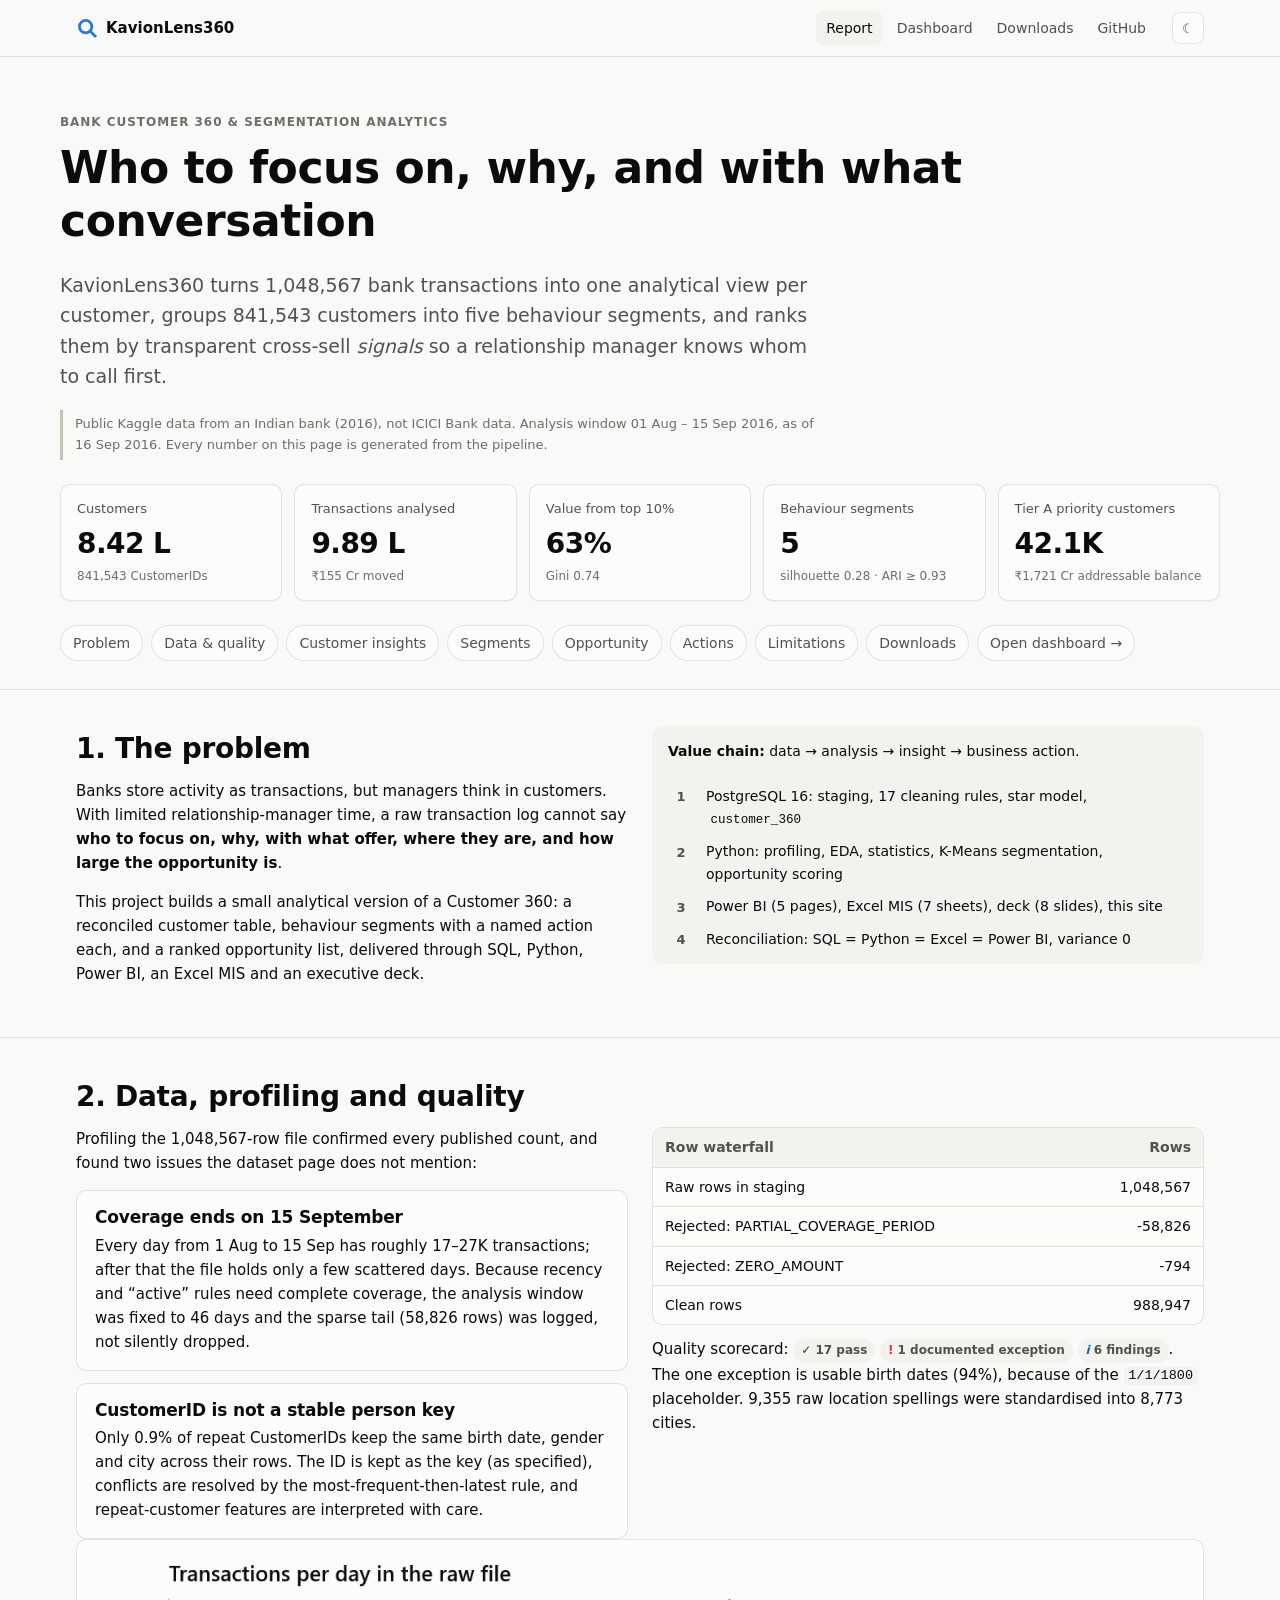
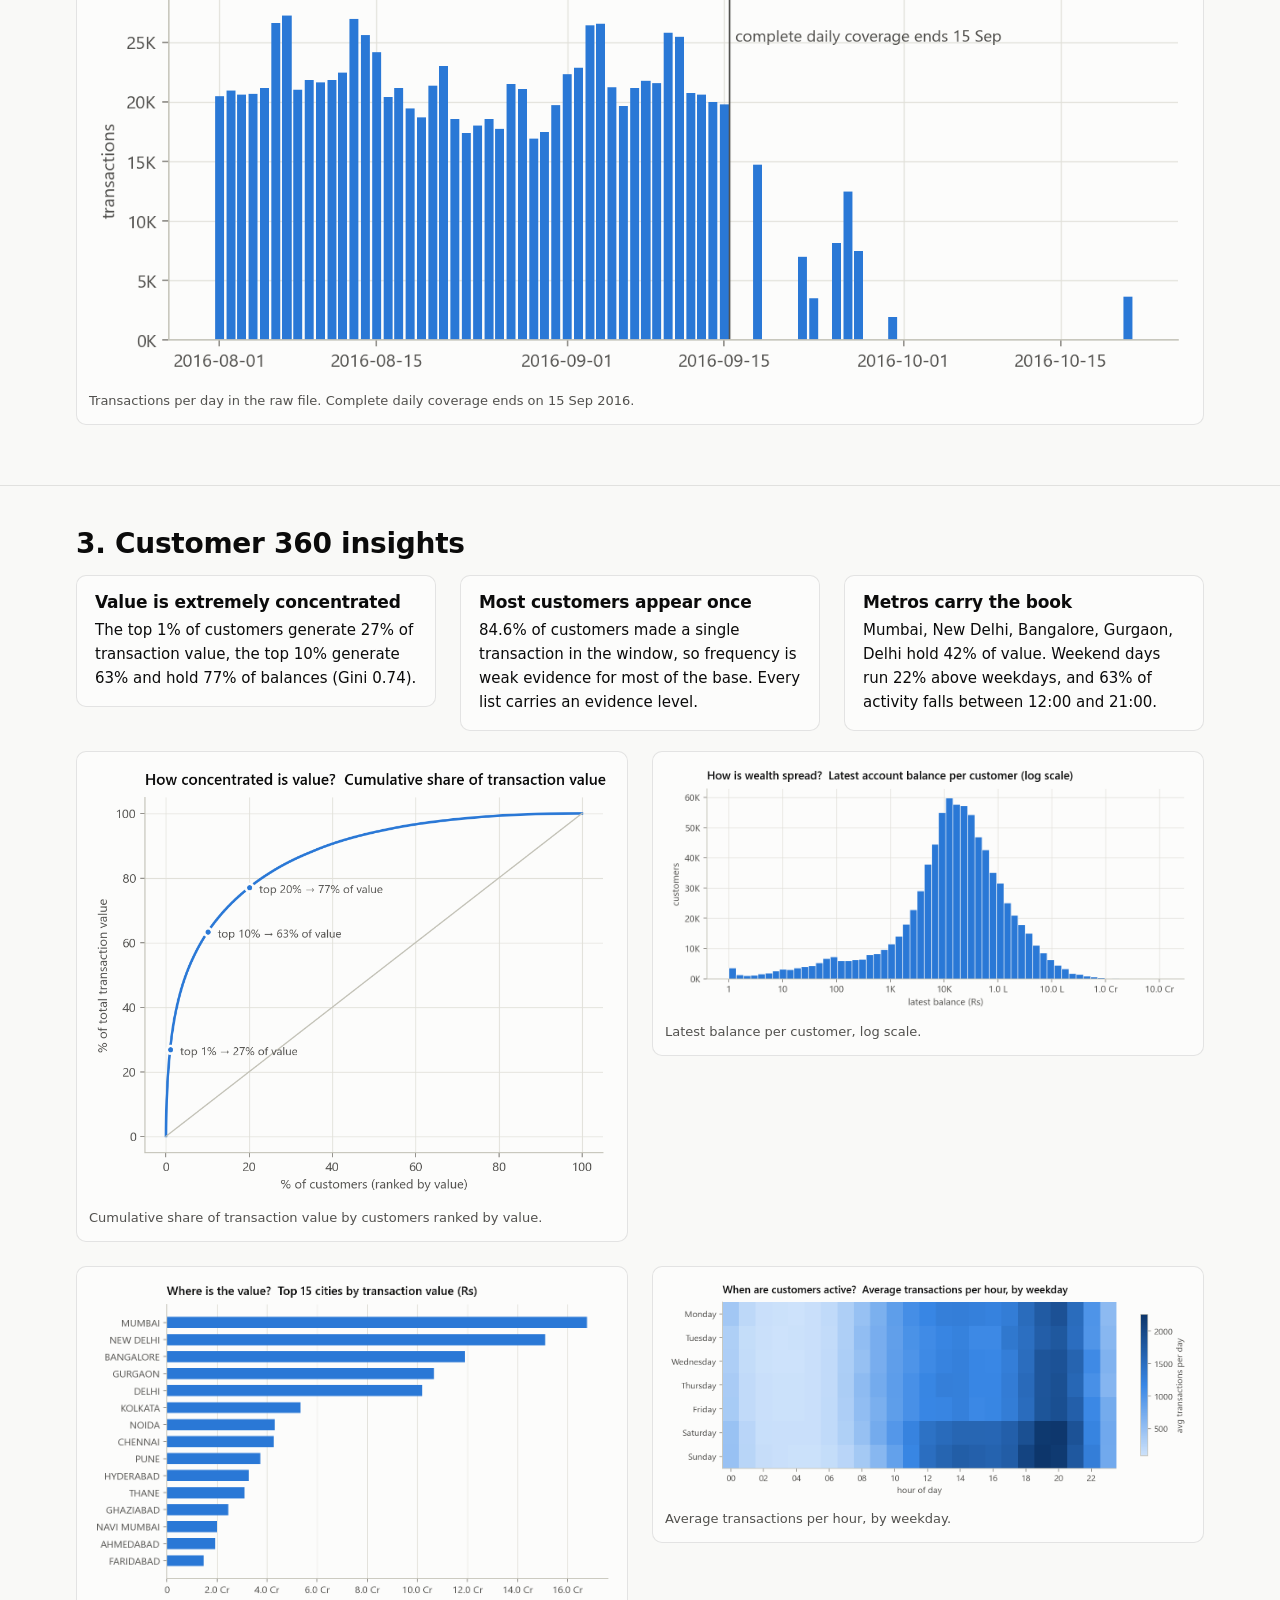
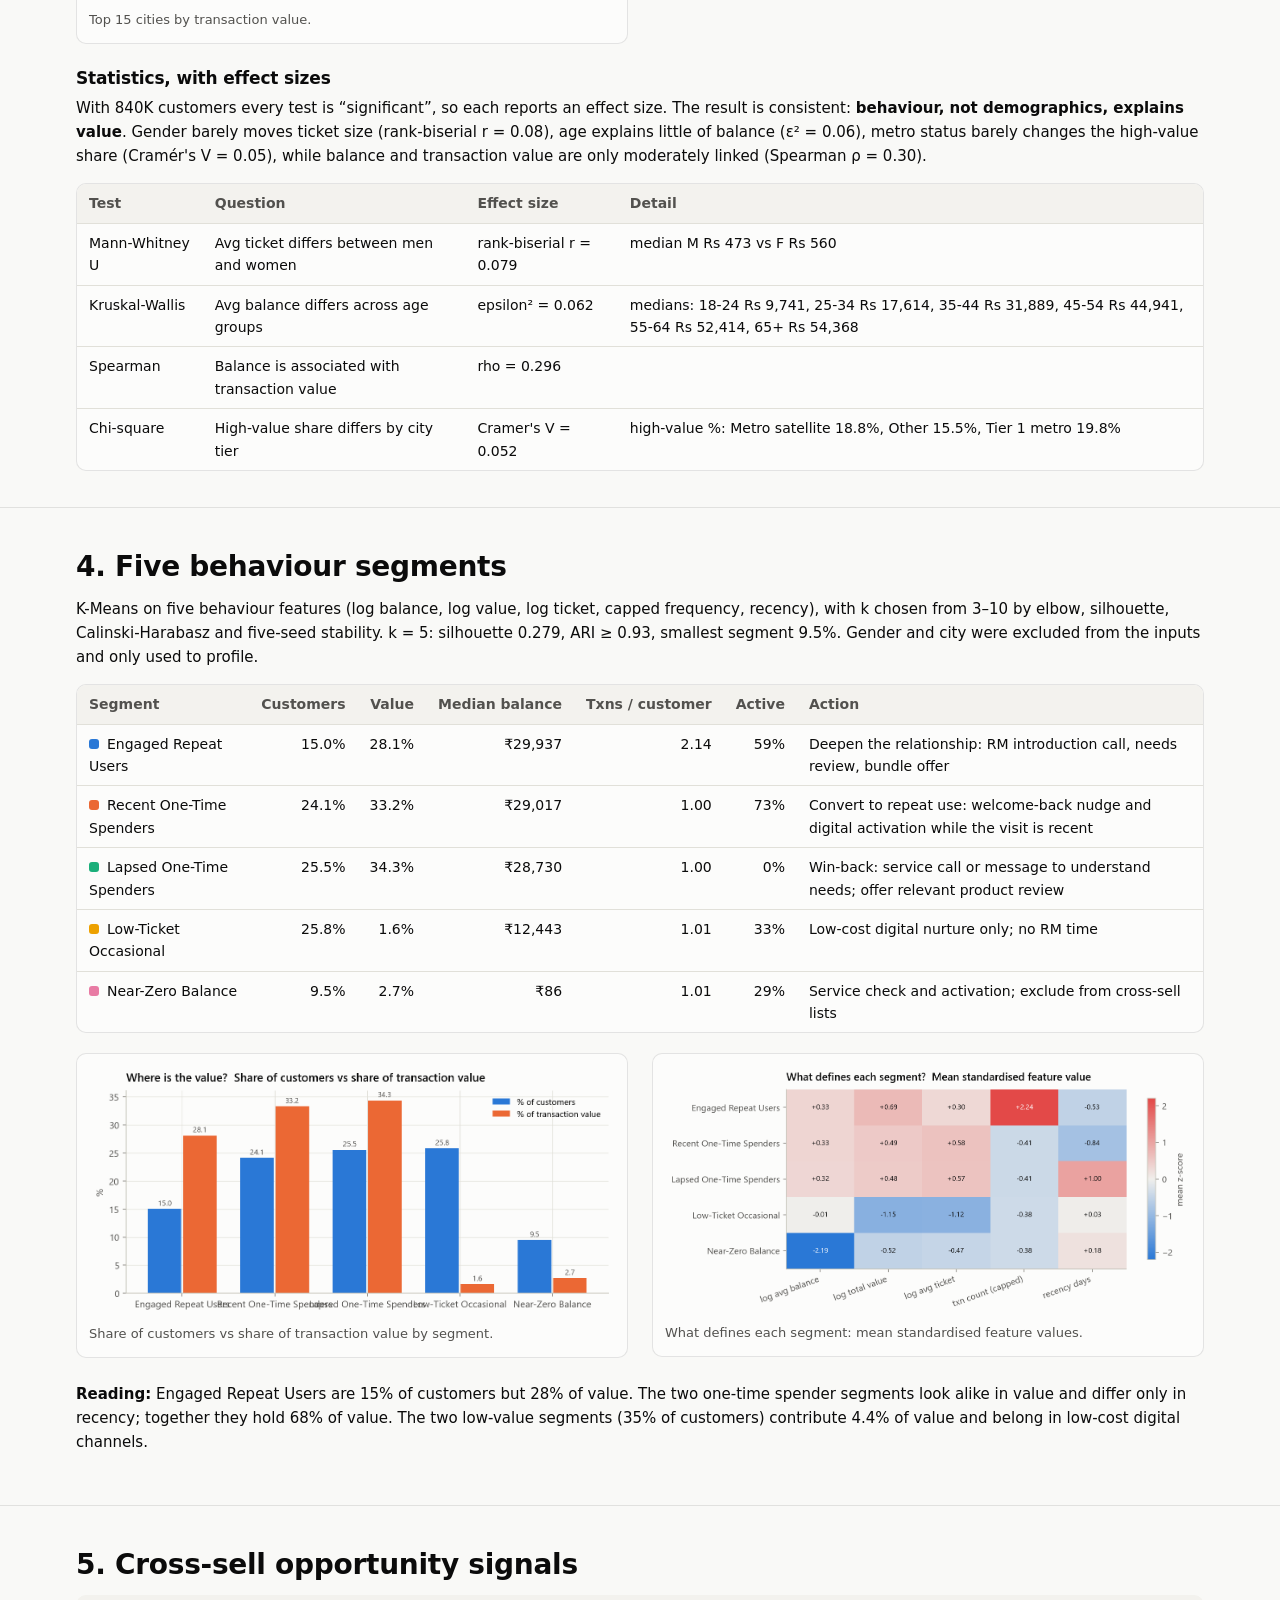
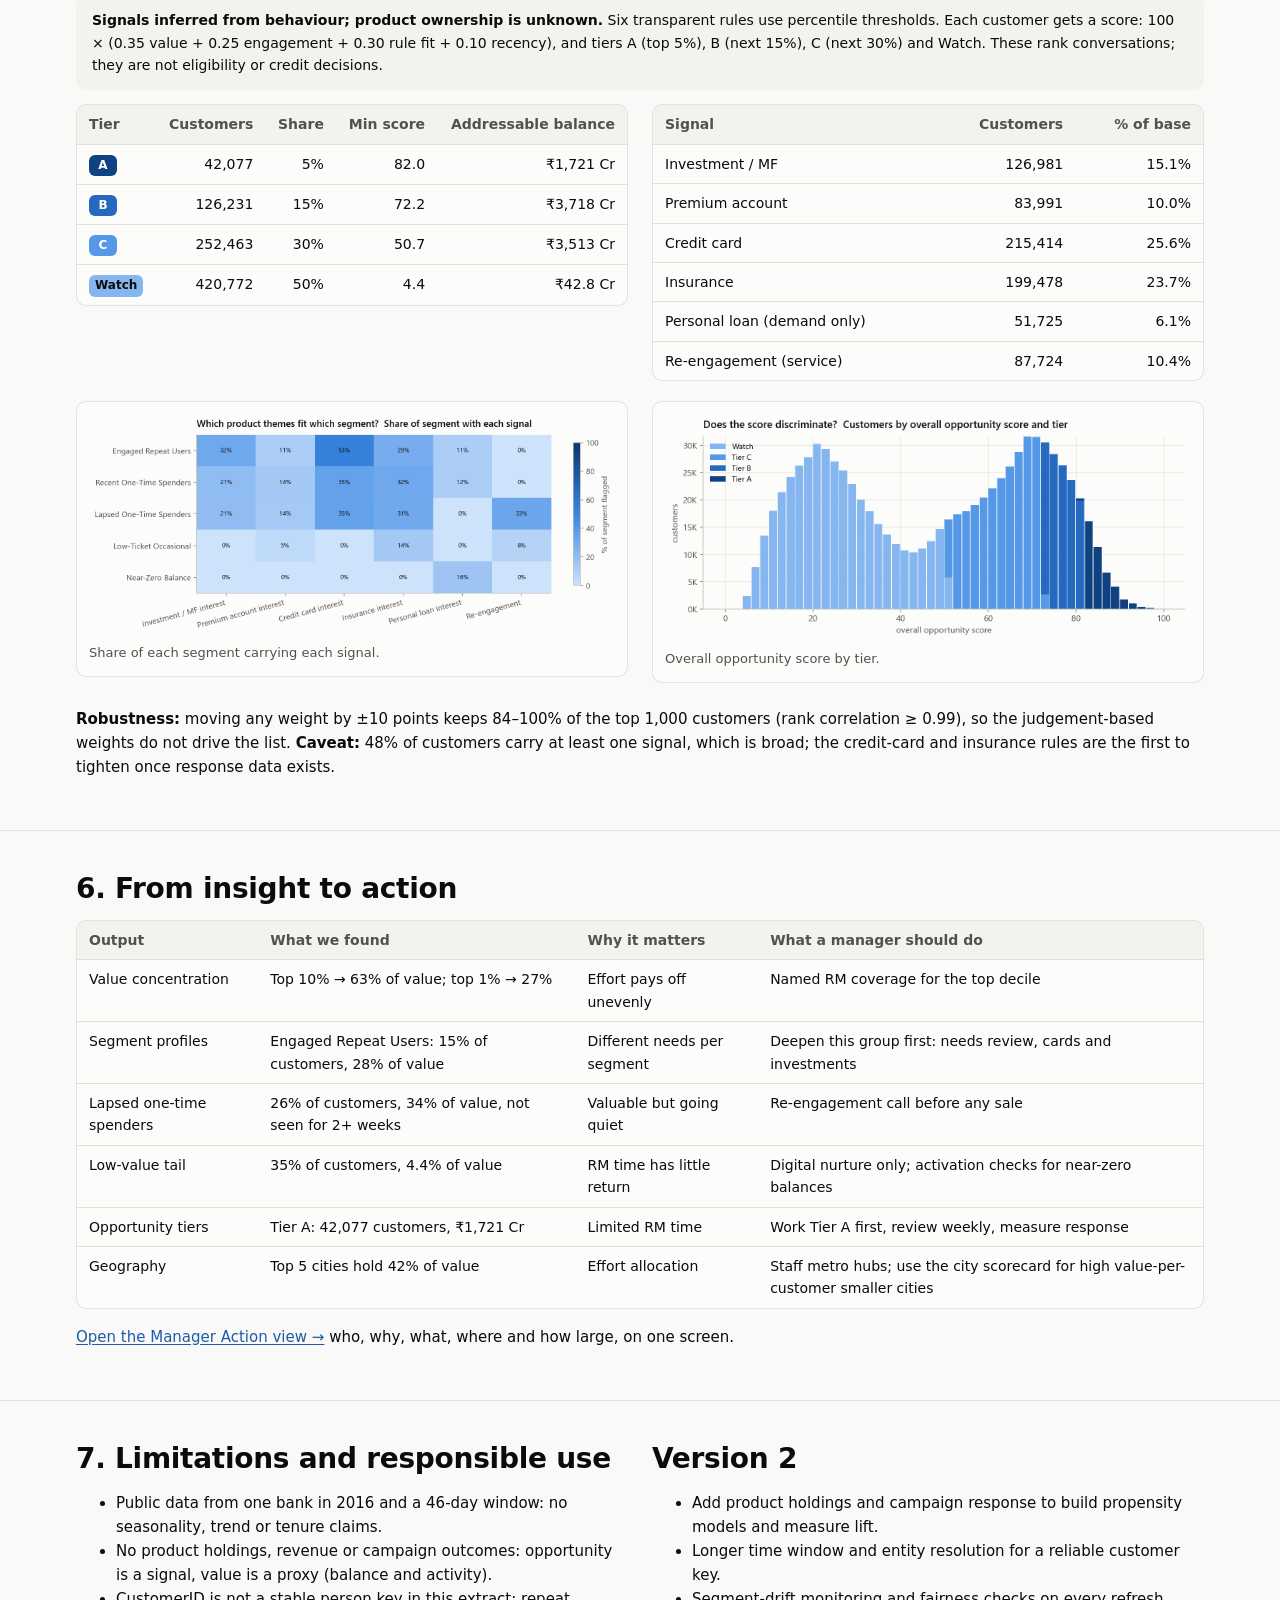
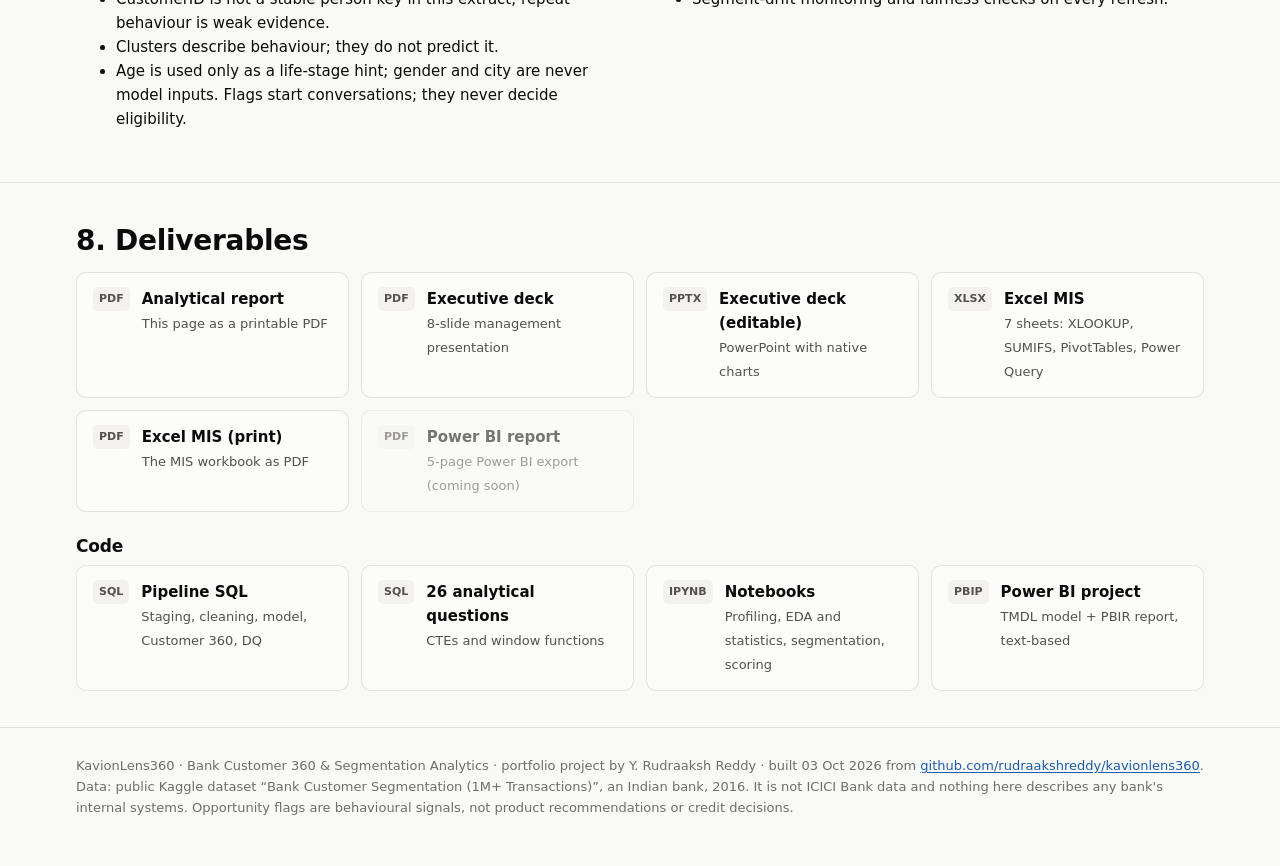
<file: docs/index.html>
<!doctype html>
<html lang="en">
<head>
<meta charset="utf-8">
<meta name="viewport" content="width=device-width, initial-scale=1">
<title>KavionLens360 Report</title>
<meta name="description" content="Bank Customer 360 and segmentation analytics on 1M public bank transactions: findings, segments, cross-sell signals.">
<link rel="icon" href="data:image/svg+xml,%3Csvg xmlns='http://www.w3.org/2000/svg' viewBox='0 0 32 32'%3E%3Ccircle cx='14' cy='14' r='9' fill='none' stroke='%232a78d6' stroke-width='4'/%3E%3Cpath d='M21 21l7 7' stroke='%232a78d6' stroke-width='4' stroke-linecap='round'/%3E%3C/svg%3E">
<link rel="stylesheet" href="assets/style.css">
<script src="assets/theme.js"></script>
</head>
<body>
<header class="topbar"><div class="wrap">
<a class="brand" href="index.html"><svg width="22" height="22" viewBox="0 0 32 32" aria-hidden="true"><circle cx="14" cy="14" r="9" fill="none" stroke="var(--accent)" stroke-width="4"/><path d="M21 21l7 7" stroke="var(--accent)" stroke-width="4" stroke-linecap="round"/></svg>KavionLens360</a>
<nav class="nav" aria-label="Site"><a href="index.html" aria-current="page">Report</a><a href="dashboard.html">Dashboard</a><a href="index.html#downloads" class="hide-sm">Downloads</a><a href="https://github.com/rudraakshreddy/kavionlens360">GitHub</a></nav>
<button class="theme-btn" id="theme-btn" type="button" aria-label="Toggle theme">☾</button>
</div></header>

<main>
<div class="wrap hero">
  <div class="eyebrow">Bank Customer 360 &amp; Segmentation Analytics</div>
  <h1>Who to focus on, why, and with what conversation</h1>
  <p class="lede">KavionLens360 turns 1,048,567 bank transactions into one analytical view per customer, groups
  841,543 customers into five behaviour segments, and ranks them by transparent cross-sell
  <em>signals</em> so a relationship manager knows whom to call first.</p>
  <p class="disclaimer">Public Kaggle data from an Indian bank (2016), not ICICI Bank data. Analysis window
  01 Aug – 15 Sep 2016, as of 16 Sep 2016. Every number on this page is generated from the pipeline.</p>
  <div class="tiles">
    <div class="tile"><div class="label">Customers</div><div class="value">8.42 L</div><div class="sub">841,543 CustomerIDs</div></div>
    <div class="tile"><div class="label">Transactions analysed</div><div class="value">9.89 L</div><div class="sub">₹155 Cr moved</div></div>
    <div class="tile"><div class="label">Value from top 10%</div><div class="value">63%</div><div class="sub">Gini 0.74</div></div>
    <div class="tile"><div class="label">Behaviour segments</div><div class="value">5</div><div class="sub">silhouette 0.28 · ARI ≥ 0.93</div></div>
    <div class="tile"><div class="label">Tier A priority customers</div><div class="value">42.1K</div><div class="sub">₹1,721 Cr addressable balance</div></div>
  </div>
  <ul class="toc">
    <li><a href="#problem">Problem</a></li><li><a href="#data">Data &amp; quality</a></li><li><a href="#insights">Customer insights</a></li>
    <li><a href="#segments">Segments</a></li><li><a href="#opportunity">Opportunity</a></li><li><a href="#actions">Actions</a></li>
    <li><a href="#limits">Limitations</a></li><li><a href="#downloads">Downloads</a></li><li><a href="dashboard.html">Open dashboard →</a></li>
  </ul>
</div>

<section class="block" id="problem"><div class="wrap cols">
  <div>
    <h2>1. The problem</h2>
    <p>Banks store activity as transactions, but managers think in customers. With limited relationship-manager time,
    a raw transaction log cannot say <strong>who to focus on, why, with what offer, where they are, and how large the opportunity is</strong>.</p>
    <p>This project builds a small analytical version of a Customer 360: a reconciled customer table, behaviour segments with a
    named action each, and a ranked opportunity list, delivered through SQL, Python, Power BI, an Excel MIS and an executive deck.</p>
  </div>
  <div class="callout">
    <strong>Value chain:</strong> data → analysis → insight → business action.<br><br>
    <ol class="steps">
      <li>PostgreSQL 16: staging, 17 cleaning rules, star model, <code>customer_360</code></li>
      <li>Python: profiling, EDA, statistics, K-Means segmentation, opportunity scoring</li>
      <li>Power BI (5 pages), Excel MIS (7 sheets), deck (8 slides), this site</li>
      <li>Reconciliation: SQL = Python = Excel = Power BI, variance 0</li>
    </ol>
  </div>
</div></section>

<section class="block" id="data"><div class="wrap">
  <h2>2. Data, profiling and quality</h2>
  <div class="cols">
    <div>
      <p>Profiling the 1,048,567-row file confirmed every published count, and found two issues the dataset page does not mention:</p>
      <div class="finding"><h3>Coverage ends on 15 September</h3>
      <p>Every day from 1 Aug to 15 Sep has roughly 17–27K transactions; after that the file holds only a few scattered days.
      Because recency and “active” rules need complete coverage, the analysis window was fixed to 46 days and the sparse tail
      (58,826 rows) was logged, not silently dropped.</p></div>
      <div class="finding" style="margin-top:12px"><h3>CustomerID is not a stable person key</h3>
      <p>Only 0.9% of repeat CustomerIDs keep the same birth date, gender and city across their rows.
      The ID is kept as the key (as specified), conflicts are resolved by the most-frequent-then-latest rule, and repeat-customer
      features are interpreted with care.</p></div>
    </div>
    <div>
      <div class="table-wrap"><table><thead><tr><th>Row waterfall</th><th class="num">Rows</th></tr></thead><tbody><tr><td>Raw rows in staging</td><td class='num'>1,048,567</td></tr><tr><td>Rejected: PARTIAL_COVERAGE_PERIOD</td><td class='num'>-58,826</td></tr><tr><td>Rejected: ZERO_AMOUNT</td><td class='num'>-794</td></tr><tr><td>Clean rows</td><td class='num'>988,947</td></tr></tbody></table></div>
      <p style="margin-top:12px">Quality scorecard: <span class="badge pass">17 pass</span>
      <span class="badge exception">1 documented exception</span>
      <span class="badge info">6 findings</span>. The one exception is usable birth dates (94%), because of the
      <code>1/1/1800</code> placeholder. 9,355 raw location spellings were standardised into 8,773 cities.</p>
    </div>
  </div>
  <figure><img src="figures/P0_daily_coverage.png" alt="Transactions per day in the raw file. Complete daily coverage ends on 15 Sep 2016." loading="lazy"><figcaption>Transactions per day in the raw file. Complete daily coverage ends on 15 Sep 2016.</figcaption></figure>
</div></section>

<section class="block" id="insights"><div class="wrap">
  <h2>3. Customer 360 insights</h2>
  <div class="cols">
    <div class="finding"><h3>Value is extremely concentrated</h3><p>The top 1% of customers generate 27% of transaction value,
    the top 10% generate 63% and hold 77% of balances (Gini 0.74).</p></div>
    <div class="finding"><h3>Most customers appear once</h3><p>84.6% of customers made a single transaction in the window, so
    frequency is weak evidence for most of the base. Every list carries an evidence level.</p></div>
    <div class="finding"><h3>Metros carry the book</h3><p>Mumbai, New Delhi, Bangalore, Gurgaon, Delhi hold 42% of value.
    Weekend days run 22% above weekdays, and 63% of activity falls between 12:00 and 21:00.</p></div>
  </div>
  <div class="cols" style="margin-top:20px">
    <figure><img src="figures/P9_lorenz.png" alt="Cumulative share of transaction value by customers ranked by value." loading="lazy"><figcaption>Cumulative share of transaction value by customers ranked by value.</figcaption></figure>
    <figure><img src="figures/P2_balance_distribution.png" alt="Latest balance per customer, log scale." loading="lazy"><figcaption>Latest balance per customer, log scale.</figcaption></figure>
  </div>
  <div class="cols">
    <figure><img src="figures/P6_top_cities.png" alt="Top 15 cities by transaction value." loading="lazy"><figcaption>Top 15 cities by transaction value.</figcaption></figure>
    <figure><img src="figures/P8_hour_weekday.png" alt="Average transactions per hour, by weekday." loading="lazy"><figcaption>Average transactions per hour, by weekday.</figcaption></figure>
  </div>
  <h3>Statistics, with effect sizes</h3>
  <p>With 840K customers every test is “significant”, so each reports an effect size. The result is consistent:
  <strong>behaviour, not demographics, explains value</strong>. Gender barely moves ticket size (rank-biserial r = 0.08),
  age explains little of balance (ε² = 0.06), metro status barely changes the high-value share (Cramér's V = 0.05),
  while balance and transaction value are only moderately linked (Spearman ρ = 0.30).</p>
  <div class="table-wrap"><table><thead><tr><th>Test</th><th>Question</th><th>Effect size</th><th>Detail</th></tr></thead><tbody><tr><td>Mann-Whitney U</td><td>Avg ticket differs between men and women</td><td>rank-biserial r = 0.079</td><td>median M Rs 473 vs F Rs 560</td></tr><tr><td>Kruskal-Wallis</td><td>Avg balance differs across age groups</td><td>epsilon² = 0.062</td><td>medians: 18-24 Rs 9,741, 25-34 Rs 17,614, 35-44 Rs 31,889, 45-54 Rs 44,941, 55-64 Rs 52,414, 65+ Rs 54,368</td></tr><tr><td>Spearman</td><td>Balance is associated with transaction value</td><td>rho = 0.296</td><td></td></tr><tr><td>Chi-square</td><td>High-value share differs by city tier</td><td>Cramer&#x27;s V = 0.052</td><td>high-value %: Metro satellite 18.8%, Other 15.5%, Tier 1 metro 19.8%</td></tr></tbody></table></div>
</div></section>

<section class="block" id="segments"><div class="wrap">
  <h2>4. Five behaviour segments</h2>
  <p>K-Means on five behaviour features (log balance, log value, log ticket, capped frequency, recency), with k chosen from 3–10
  by elbow, silhouette, Calinski-Harabasz and five-seed stability. k = 5: silhouette 0.279, ARI ≥ 0.93,
  smallest segment 9.5%. Gender and city were excluded from the inputs and only used to profile.</p>
  <div class="table-wrap"><table><thead><tr><th>Segment</th><th class="num">Customers</th><th class="num">Value</th><th class="num">Median balance</th><th class="num">Txns / customer</th><th class="num">Active</th><th>Action</th></tr></thead><tbody><tr><td><i class='swatch' style='background:var(--s1)'></i>Engaged Repeat Users</td><td class='num'>15.0%</td><td class='num'>28.1%</td><td class='num'>₹29,937</td><td class='num'>2.14</td><td class='num'>59%</td><td>Deepen the relationship: RM introduction call, needs review, bundle offer</td></tr><tr><td><i class='swatch' style='background:var(--s2)'></i>Recent One-Time Spenders</td><td class='num'>24.1%</td><td class='num'>33.2%</td><td class='num'>₹29,017</td><td class='num'>1.00</td><td class='num'>73%</td><td>Convert to repeat use: welcome-back nudge and digital activation while the visit is recent</td></tr><tr><td><i class='swatch' style='background:var(--s3)'></i>Lapsed One-Time Spenders</td><td class='num'>25.5%</td><td class='num'>34.3%</td><td class='num'>₹28,730</td><td class='num'>1.00</td><td class='num'>0%</td><td>Win-back: service call or message to understand needs; offer relevant product review</td></tr><tr><td><i class='swatch' style='background:var(--s4)'></i>Low-Ticket Occasional</td><td class='num'>25.8%</td><td class='num'>1.6%</td><td class='num'>₹12,443</td><td class='num'>1.01</td><td class='num'>33%</td><td>Low-cost digital nurture only; no RM time</td></tr><tr><td><i class='swatch' style='background:var(--s5)'></i>Near-Zero Balance</td><td class='num'>9.5%</td><td class='num'>2.7%</td><td class='num'>₹86</td><td class='num'>1.01</td><td class='num'>29%</td><td>Service check and activation; exclude from cross-sell lists</td></tr></tbody></table></div>
  <div class="cols" style="margin-top:20px">
    <figure><img src="figures/P15_segment_size_value.png" alt="Share of customers vs share of transaction value by segment." loading="lazy"><figcaption>Share of customers vs share of transaction value by segment.</figcaption></figure>
    <figure><img src="figures/P13_segment_profile.png" alt="What defines each segment: mean standardised feature values." loading="lazy"><figcaption>What defines each segment: mean standardised feature values.</figcaption></figure>
  </div>
  <p><strong>Reading:</strong> Engaged Repeat Users are 15% of customers but 28% of value.
  The two one-time spender segments look alike in value and differ only in recency; together they hold 68% of value.
  The two low-value segments (35% of customers) contribute 4.4% of value and belong in low-cost digital channels.</p>
</div></section>

<section class="block" id="opportunity"><div class="wrap">
  <h2>5. Cross-sell opportunity signals</h2>
  <p class="callout"><strong>Signals inferred from behaviour; product ownership is unknown.</strong> Six transparent rules use percentile
  thresholds. Each customer gets a score: 100 × (0.35 value + 0.25 engagement + 0.30 rule fit + 0.10 recency), and tiers
  A (top 5%), B (next 15%), C (next 30%) and Watch. These rank conversations; they are not eligibility or credit decisions.</p>
  <div class="cols">
    <div class="table-wrap"><table><thead><tr><th>Tier</th><th class="num">Customers</th><th class="num">Share</th><th class="num">Min score</th><th class="num">Addressable balance</th></tr></thead><tbody><tr><td><span class='tierchip A'>A</span></td><td class='num'>42,077</td><td class='num'>5%</td><td class='num'>82.0</td><td class='num'>₹1,721 Cr</td></tr><tr><td><span class='tierchip B'>B</span></td><td class='num'>126,231</td><td class='num'>15%</td><td class='num'>72.2</td><td class='num'>₹3,718 Cr</td></tr><tr><td><span class='tierchip C'>C</span></td><td class='num'>252,463</td><td class='num'>30%</td><td class='num'>50.7</td><td class='num'>₹3,513 Cr</td></tr><tr><td><span class='tierchip Watch'>Watch</span></td><td class='num'>420,772</td><td class='num'>50%</td><td class='num'>4.4</td><td class='num'>₹42.8 Cr</td></tr></tbody></table></div>
    <div class="table-wrap"><table><thead><tr><th>Signal</th><th class="num">Customers</th><th class="num">% of base</th></tr></thead><tbody><tr><td>Investment / MF</td><td class='num'>126,981</td><td class='num'>15.1%</td></tr><tr><td>Premium account</td><td class='num'>83,991</td><td class='num'>10.0%</td></tr><tr><td>Credit card</td><td class='num'>215,414</td><td class='num'>25.6%</td></tr><tr><td>Insurance</td><td class='num'>199,478</td><td class='num'>23.7%</td></tr><tr><td>Personal loan (demand only)</td><td class='num'>51,725</td><td class='num'>6.1%</td></tr><tr><td>Re-engagement (service)</td><td class='num'>87,724</td><td class='num'>10.4%</td></tr></tbody></table></div>
  </div>
  <div class="cols" style="margin-top:20px">
    <figure><img src="figures/P16_theme_by_segment.png" alt="Share of each segment carrying each signal." loading="lazy"><figcaption>Share of each segment carrying each signal.</figcaption></figure>
    <figure><img src="figures/P17_score_distribution.png" alt="Overall opportunity score by tier." loading="lazy"><figcaption>Overall opportunity score by tier.</figcaption></figure>
  </div>
  <p><strong>Robustness:</strong> moving any weight by ±10 points keeps 84–100% of the top 1,000 customers
  (rank correlation ≥ 0.99), so the judgement-based weights do not drive the list.
  <strong>Caveat:</strong> 48% of customers carry at least one signal, which is broad;
  the credit-card and insurance rules are the first to tighten once response data exists.</p>
</div></section>

<section class="block" id="actions"><div class="wrap">
  <h2>6. From insight to action</h2>
  <div class="table-wrap"><table><thead><tr><th>Output</th><th>What we found</th><th>Why it matters</th><th>What a manager should do</th></tr></thead><tbody>
    <tr><td>Value concentration</td><td>Top 10% → 63% of value; top 1% → 27%</td><td>Effort pays off unevenly</td><td>Named RM coverage for the top decile</td></tr>
    <tr><td>Segment profiles</td><td>Engaged Repeat Users: 15% of customers, 28% of value</td><td>Different needs per segment</td><td>Deepen this group first: needs review, cards and investments</td></tr>
    <tr><td>Lapsed one-time spenders</td><td>26% of customers, 34% of value, not seen for 2+ weeks</td><td>Valuable but going quiet</td><td>Re-engagement call before any sale</td></tr>
    <tr><td>Low-value tail</td><td>35% of customers, 4.4% of value</td><td>RM time has little return</td><td>Digital nurture only; activation checks for near-zero balances</td></tr>
    <tr><td>Opportunity tiers</td><td>Tier A: 42,077 customers, ₹1,721 Cr</td><td>Limited RM time</td><td>Work Tier A first, review weekly, measure response</td></tr>
    <tr><td>Geography</td><td>Top 5 cities hold 42% of value</td><td>Effort allocation</td><td>Staff metro hubs; use the city scorecard for high value-per-customer smaller cities</td></tr>
  </tbody></table></div>
  <p style="margin-top:16px"><a href="dashboard.html#manager">Open the Manager Action view →</a> who, why, what, where and how large, on one screen.</p>
</div></section>

<section class="block" id="limits"><div class="wrap cols">
  <div>
    <h2>7. Limitations and responsible use</h2>
    <ul>
      <li>Public data from one bank in 2016 and a 46-day window: no seasonality, trend or tenure claims.</li>
      <li>No product holdings, revenue or campaign outcomes: opportunity is a signal, value is a proxy (balance and activity).</li>
      <li>CustomerID is not a stable person key in this extract; repeat behaviour is weak evidence.</li>
      <li>Clusters describe behaviour; they do not predict it.</li>
      <li>Age is used only as a life-stage hint; gender and city are never model inputs. Flags start conversations; they never decide eligibility.</li>
    </ul>
  </div>
  <div>
    <h2>Version 2</h2>
    <ul>
      <li>Add product holdings and campaign response to build propensity models and measure lift.</li>
      <li>Longer time window and entity resolution for a reliable customer key.</li>
      <li>Segment-drift monitoring and fairness checks on every refresh.</li>
    </ul>
  </div>
</div></section>

<section class="block" id="downloads"><div class="wrap">
  <h2>8. Deliverables</h2>
  <div class="downloads"><a class="dl" href="downloads/KavionLens360_Report.pdf"><span class="kind">PDF</span><span><span class="t">Analytical report</span><br><span class="d">This page as a printable PDF</span></span></a><a class="dl" href="downloads/KavionLens360_Executive_Deck.pdf"><span class="kind">PDF</span><span><span class="t">Executive deck</span><br><span class="d">8-slide management presentation</span></span></a><a class="dl" href="downloads/KavionLens360_Executive_Deck.pptx"><span class="kind">PPTX</span><span><span class="t">Executive deck (editable)</span><br><span class="d">PowerPoint with native charts</span></span></a><a class="dl" href="downloads/KavionLens360_MIS.xlsx"><span class="kind">XLSX</span><span><span class="t">Excel MIS</span><br><span class="d">7 sheets: XLOOKUP, SUMIFS, PivotTables, Power Query</span></span></a><a class="dl" href="downloads/KavionLens360_MIS.pdf"><span class="kind">PDF</span><span><span class="t">Excel MIS (print)</span><br><span class="d">The MIS workbook as PDF</span></span></a><a class="dl pending" href="downloads/KavionLens360_PowerBI.pdf"><span class="kind">PDF</span><span><span class="t">Power BI report</span><br><span class="d">5-page Power BI export (coming soon)</span></span></a></div>
  <h3 style="margin-top:24px">Code</h3>
  <div class="downloads"><a class="dl" href="https://github.com/rudraakshreddy/kavionlens360/blob/main/sql"><span class="kind">SQL</span><span><span class="t">Pipeline SQL</span><br><span class="d">Staging, cleaning, model, Customer 360, DQ</span></span></a><a class="dl" href="https://github.com/rudraakshreddy/kavionlens360/blob/main/sql/07_analytical_questions.sql"><span class="kind">SQL</span><span><span class="t">26 analytical questions</span><br><span class="d">CTEs and window functions</span></span></a><a class="dl" href="https://github.com/rudraakshreddy/kavionlens360/blob/main/notebooks"><span class="kind">IPYNB</span><span><span class="t">Notebooks</span><br><span class="d">Profiling, EDA and statistics, segmentation, scoring</span></span></a><a class="dl" href="https://github.com/rudraakshreddy/kavionlens360/blob/main/powerbi"><span class="kind">PBIP</span><span><span class="t">Power BI project</span><br><span class="d">TMDL model + PBIR report, text-based</span></span></a></div>
</div></section>
</main>
<footer><div class="wrap">
KavionLens360 · Bank Customer 360 &amp; Segmentation Analytics · portfolio project by Y. Rudraaksh Reddy ·
built 03 Oct 2026 from <a href="https://github.com/rudraakshreddy/kavionlens360">github.com/rudraakshreddy/kavionlens360</a>.<br>
Data: public Kaggle dataset “Bank Customer Segmentation (1M+ Transactions)”, an Indian bank, 2016. It is not ICICI Bank data
and nothing here describes any bank's internal systems. Opportunity flags are behavioural signals, not product recommendations or credit decisions.
</div></footer>
</body>
</html>
</file>
<file: docs/assets/style.css>
/* KavionLens360 site - shared styles. Tokens follow the validated chart palette. */
:root {
  color-scheme: light;
  --page: #f9f9f7;
  --surface: #fcfcfb;
  --surface-2: #f3f2ee;
  --ink: #0b0b0b;
  --ink-2: #52514e;
  --muted: #6f6e69;
  --grid: #e1e0d9;
  --axis: #c3c2b7;
  --border: rgba(11, 11, 11, 0.10);
  --accent: #2a78d6;
  --accent-ink: #1c5cab;
  --good: #006300;
  --critical: #d03b3b;
  --s1: #2a78d6; --s2: #eb6834; --s3: #1baf7a; --s4: #eda100;
  --s5: #e87ba4; --s6: #008300; --s7: #4a3aa7; --s8: #e34948;
  --tierA: #104281; --tierB: #256abf; --tierC: #5598e7; --tierW: #86b6ef;
  --seq-0: #cde2fb; --seq-1: #3987e5; --seq-2: #0d366b;
  --radius: 10px;
  --shadow: 0 1px 2px rgba(11, 11, 11, 0.04);
  --font: system-ui, -apple-system, "Segoe UI", Roboto, sans-serif;
  --mono: ui-monospace, "Cascadia Mono", Consolas, monospace;
}
@media (prefers-color-scheme: dark) {
  :root:where(:not([data-theme="light"])) {
    color-scheme: dark;
    --page: #0d0d0d; --surface: #1a1a19; --surface-2: #222220;
    --ink: #ffffff; --ink-2: #c3c2b7; --muted: #9a998f;
    --grid: #2c2c2a; --axis: #383835; --border: rgba(255, 255, 255, 0.10);
    --accent: #3987e5; --accent-ink: #86b6ef; --good: #0ca30c; --critical: #e66767;
    --s1: #3987e5; --s2: #d95926; --s3: #199e70; --s4: #c98500;
    --s5: #d55181; --s6: #008300; --s7: #9085e9; --s8: #e66767;
    --tierA: #cde2fb; --tierB: #86b6ef; --tierC: #3987e5; --tierW: #184f95;
    --seq-0: #184f95; --seq-1: #3987e5; --seq-2: #cde2fb;
    --shadow: none;
  }
}
:root[data-theme="dark"] {
  color-scheme: dark;
  --page: #0d0d0d; --surface: #1a1a19; --surface-2: #222220;
  --ink: #ffffff; --ink-2: #c3c2b7; --muted: #9a998f;
  --grid: #2c2c2a; --axis: #383835; --border: rgba(255, 255, 255, 0.10);
  --accent: #3987e5; --accent-ink: #86b6ef; --good: #0ca30c; --critical: #e66767;
  --s1: #3987e5; --s2: #d95926; --s3: #199e70; --s4: #c98500;
  --s5: #d55181; --s6: #008300; --s7: #9085e9; --s8: #e66767;
  --tierA: #cde2fb; --tierB: #86b6ef; --tierC: #3987e5; --tierW: #184f95;
  --seq-0: #184f95; --seq-1: #3987e5; --seq-2: #cde2fb;
  --shadow: none;
}

* { box-sizing: border-box; }
html { -webkit-text-size-adjust: 100%; }
body {
  margin: 0; background: var(--page); color: var(--ink);
  font: 15px/1.6 var(--font);
}
a { color: var(--accent-ink); text-underline-offset: 2px; }
a:hover { color: var(--accent); }
h1, h2, h3 { line-height: 1.2; margin: 0 0 0.5em; font-weight: 650; letter-spacing: -0.01em; }
h1 { font-size: clamp(28px, 4.2vw, 44px); }
h2 { font-size: clamp(21px, 2.6vw, 28px); margin-top: 0.2em; }
h3 { font-size: 17px; }
p { margin: 0 0 1em; }
code { font-family: var(--mono); font-size: 0.9em; background: var(--surface-2); padding: 0.1em 0.35em; border-radius: 4px; }
.wrap { max-width: 1160px; margin: 0 auto; padding: 0 16px; }

/* ---------- top bar ---------- */
.topbar {
  position: sticky; top: 0; z-index: 20; background: color-mix(in srgb, var(--page) 88%, transparent);
  backdrop-filter: blur(8px); border-bottom: 1px solid var(--border);
}
.topbar .wrap { display: flex; align-items: center; gap: 16px; height: 56px; }
.brand { font-weight: 700; color: var(--ink); text-decoration: none; display: flex; align-items: center; gap: 8px; white-space: nowrap; }
.brand svg { flex: none; }
.nav { display: flex; gap: 4px; margin-left: auto; overflow-x: auto; scrollbar-width: none; }
.nav a { color: var(--ink-2); text-decoration: none; padding: 6px 10px; border-radius: 8px; font-size: 14px; white-space: nowrap; }
.nav a:hover, .nav a[aria-current="page"] { background: var(--surface-2); color: var(--ink); }
.theme-btn {
  border: 1px solid var(--border); background: var(--surface); color: var(--ink-2); border-radius: 8px;
  height: 32px; width: 32px; cursor: pointer; flex: none; display: grid; place-items: center;
}

/* ---------- hero ---------- */
.hero { padding: 56px 0 28px; }
.eyebrow { text-transform: uppercase; letter-spacing: 0.08em; font-size: 12px; color: var(--muted); font-weight: 600; margin-bottom: 10px; }
.lede { font-size: clamp(16px, 2vw, 19px); color: var(--ink-2); max-width: 760px; }
.disclaimer { font-size: 13px; color: var(--muted); border-left: 3px solid var(--axis); padding: 4px 0 4px 12px; max-width: 760px; }

/* ---------- stat tiles ---------- */
.tiles { display: grid; grid-template-columns: repeat(auto-fit, minmax(170px, 1fr)); gap: 12px; margin: 24px 0; }
.tile { background: var(--surface); border: 1px solid var(--border); border-radius: var(--radius); padding: 14px 16px; box-shadow: var(--shadow); }
.tile .label { font-size: 13px; color: var(--ink-2); }
.tile .value { font-size: 28px; font-weight: 650; letter-spacing: -0.02em; margin-top: 2px; }
.tile .sub { font-size: 12px; color: var(--muted); }

/* ---------- report sections ---------- */
section.block { padding: 36px 0; border-top: 1px solid var(--border); }
.cols { display: grid; grid-template-columns: repeat(auto-fit, minmax(300px, 1fr)); gap: 24px; align-items: start; }
.toc { display: flex; flex-wrap: wrap; gap: 8px; margin: 8px 0 0; padding: 0; list-style: none; }
.toc a { display: inline-block; padding: 6px 12px; border: 1px solid var(--border); border-radius: 999px; text-decoration: none; color: var(--ink-2); font-size: 14px; background: var(--surface); }
figure { margin: 0 0 24px; background: var(--surface); border: 1px solid var(--border); border-radius: var(--radius); padding: 12px; }
figure img { width: 100%; height: auto; display: block; border-radius: 6px; }
figcaption { font-size: 13px; color: var(--ink-2); margin-top: 8px; }
.finding { background: var(--surface); border: 1px solid var(--border); border-radius: var(--radius); padding: 16px 18px; }
.finding h3 { margin-bottom: 6px; }
.finding p:last-child { margin-bottom: 0; }
.callout { background: var(--surface-2); border-radius: var(--radius); padding: 14px 16px; font-size: 14px; }
.steps { counter-reset: s; list-style: none; padding: 0; margin: 0; display: grid; gap: 10px; }
.steps li { counter-increment: s; position: relative; padding-left: 38px; }
.steps li::before { content: counter(s); position: absolute; left: 0; top: 0; width: 26px; height: 26px; border-radius: 50%; background: var(--surface-2); display: grid; place-items: center; font-size: 13px; font-weight: 600; color: var(--ink-2); }

/* ---------- tables ---------- */
.table-wrap { overflow-x: auto; border: 1px solid var(--border); border-radius: var(--radius); background: var(--surface); }
table { border-collapse: collapse; width: 100%; font-size: 14px; }
th, td { text-align: left; padding: 8px 12px; border-bottom: 1px solid var(--grid); vertical-align: top; }
th { font-weight: 600; color: var(--ink-2); background: var(--surface-2); position: sticky; top: 0; }
tr:last-child td { border-bottom: none; }
td.num, th.num { text-align: right; font-variant-numeric: tabular-nums; white-space: nowrap; }
.swatch { display: inline-block; width: 10px; height: 10px; border-radius: 3px; margin-right: 8px; vertical-align: 0; }
.badge { display: inline-flex; align-items: center; gap: 4px; font-size: 12px; font-weight: 600; padding: 2px 8px; border-radius: 999px; background: var(--surface-2); color: var(--ink-2); white-space: nowrap; }
.badge.pass::before { content: "✓"; color: var(--good); }
.badge.exception::before { content: "!"; color: var(--critical); font-weight: 800; }
.badge.info::before { content: "i"; font-style: italic; color: var(--accent-ink); }

/* ---------- downloads ---------- */
.downloads { display: grid; grid-template-columns: repeat(auto-fit, minmax(240px, 1fr)); gap: 12px; }
.dl { display: flex; gap: 12px; align-items: flex-start; padding: 14px 16px; background: var(--surface); border: 1px solid var(--border); border-radius: var(--radius); text-decoration: none; color: var(--ink); }
.dl:hover { border-color: var(--accent); }
.dl .kind { font-size: 11px; font-weight: 700; padding: 3px 6px; border-radius: 5px; background: var(--surface-2); color: var(--ink-2); flex: none; }
.dl .t { font-weight: 600; }
.dl .d { font-size: 13px; color: var(--ink-2); }
.dl.pending { opacity: 0.55; pointer-events: none; }

footer { border-top: 1px solid var(--border); padding: 28px 0 48px; color: var(--muted); font-size: 13px; }

/* ---------- dashboard ---------- */
.dash-head { padding: 24px 0 8px; }
.tabs { display: flex; gap: 4px; overflow-x: auto; border-bottom: 1px solid var(--border); margin-bottom: 12px; scrollbar-width: none; }
.tabs button { border: 0; background: none; color: var(--ink-2); font: inherit; font-size: 14px; padding: 10px 12px; cursor: pointer; border-bottom: 2px solid transparent; white-space: nowrap; }
.tabs button[aria-selected="true"] { color: var(--ink); border-bottom-color: var(--accent); font-weight: 600; }
.filters { display: grid; grid-template-columns: repeat(auto-fit, minmax(140px, 1fr)); gap: 8px; align-items: end; padding: 12px; background: var(--surface); border: 1px solid var(--border); border-radius: var(--radius); margin-bottom: 12px; }
.filters label { display: grid; gap: 4px; font-size: 12px; color: var(--ink-2); font-weight: 600; }
.filters select { font: inherit; font-size: 14px; color: var(--ink); background: var(--page); border: 1px solid var(--border); border-radius: 8px; padding: 6px 8px; min-width: 0; }
.filters .reset { font: inherit; font-size: 13px; border: 1px solid var(--border); background: var(--surface-2); color: var(--ink); border-radius: 8px; padding: 7px 10px; cursor: pointer; }
.active-filters { font-size: 12px; color: var(--muted); min-height: 18px; margin: -4px 0 10px; }
.grid { display: grid; grid-template-columns: repeat(12, minmax(0, 1fr)); gap: 12px; }
.card { background: var(--surface); border: 1px solid var(--border); border-radius: var(--radius); padding: 14px 14px 10px; box-shadow: var(--shadow); min-width: 0; }
.card h3 { font-size: 14px; margin: 0 0 2px; font-weight: 600; }
.card .q { font-size: 12px; color: var(--muted); margin-bottom: 8px; }
.card .chart { position: relative; height: 260px; }
.card .chart.tall { height: 340px; }
.card .chart.short { height: 200px; }
.card-tools { display: flex; justify-content: space-between; align-items: start; gap: 8px; }
.view-toggle { font: inherit; font-size: 12px; border: 1px solid var(--border); background: none; color: var(--ink-2); border-radius: 6px; padding: 2px 8px; cursor: pointer; flex: none; }
.card .tableview { display: none; max-height: 300px; overflow: auto; }
.card.show-table .chart { display: none; }
.card.show-table .tableview { display: block; }
.legend { display: flex; flex-wrap: wrap; gap: 6px 14px; font-size: 12px; color: var(--ink-2); margin: 2px 0 6px; }
.legend span { display: inline-flex; align-items: center; }
.kpis { display: grid; grid-template-columns: repeat(auto-fit, minmax(150px, 1fr)); gap: 12px; margin-bottom: 12px; }
.kpi { background: var(--surface); border: 1px solid var(--border); border-radius: var(--radius); padding: 12px 14px; }
.kpi .label { font-size: 12px; color: var(--ink-2); }
.kpi .value { font-size: 24px; font-weight: 650; letter-spacing: -0.02em; }
.kpi .sub { font-size: 11px; color: var(--muted); }
.banner { border: 1px solid var(--border); border-left: 4px solid var(--critical); background: var(--surface); border-radius: 8px; padding: 10px 12px; font-size: 13px; margin-bottom: 12px; }
.span-12 { grid-column: span 12; } .span-8 { grid-column: span 8; } .span-7 { grid-column: span 7; }
.span-6 { grid-column: span 6; } .span-5 { grid-column: span 5; } .span-4 { grid-column: span 4; }
.heat td { text-align: center; font-variant-numeric: tabular-nums; }
.priority td { font-size: 13px; }
.priority .reason { min-width: 280px; color: var(--ink-2); }
.tierchip { display: inline-block; min-width: 28px; text-align: center; font-weight: 700; font-size: 12px; padding: 1px 6px; border-radius: 6px; color: #fff; }
.tierchip.A { background: #104281; } .tierchip.B { background: #256abf; } .tierchip.C { background: #5598e7; } .tierchip.Watch { background: #86b6ef; color: #0b0b0b; }
.pager { display: flex; gap: 8px; align-items: center; justify-content: flex-end; font-size: 13px; color: var(--ink-2); padding-top: 8px; }
.pager button { font: inherit; border: 1px solid var(--border); background: var(--surface-2); color: var(--ink); border-radius: 6px; padding: 3px 10px; cursor: pointer; }
.loading { padding: 40px; text-align: center; color: var(--muted); }

@media (max-width: 900px) {
  .span-8, .span-7, .span-6, .span-5, .span-4 { grid-column: span 12; }
}
@media (max-width: 640px) {
  .nav a.hide-sm { display: none; }
  .tile .value { font-size: 24px; }
}
@page { size: A4 landscape; margin: 12mm 14mm; }
@media print {
  .topbar, .theme-btn, .toc, .no-print { display: none !important; }
  body { background: #fff; font-size: 9.5pt; }
  .wrap { max-width: none; padding: 0; }
  .hero { padding: 0 0 8px; }
  h1 { font-size: 24pt; } h2 { font-size: 16pt; }
  .tile .value { font-size: 18pt; }
  .table-wrap { overflow: visible; }
  table { font-size: 8.5pt; }
  th, td { padding: 4px 8px; }
  .cols { grid-template-columns: repeat(2, minmax(0, 1fr)); gap: 16px; }
  figure { padding: 6px; }
  figure img { max-height: 92mm; object-fit: contain; }
  section.block { break-inside: avoid-page; padding: 16px 0; }
  figure, .finding, .table-wrap, .tile { break-inside: avoid; box-shadow: none; }
  a { color: inherit; text-decoration: none; }
}
</file>
